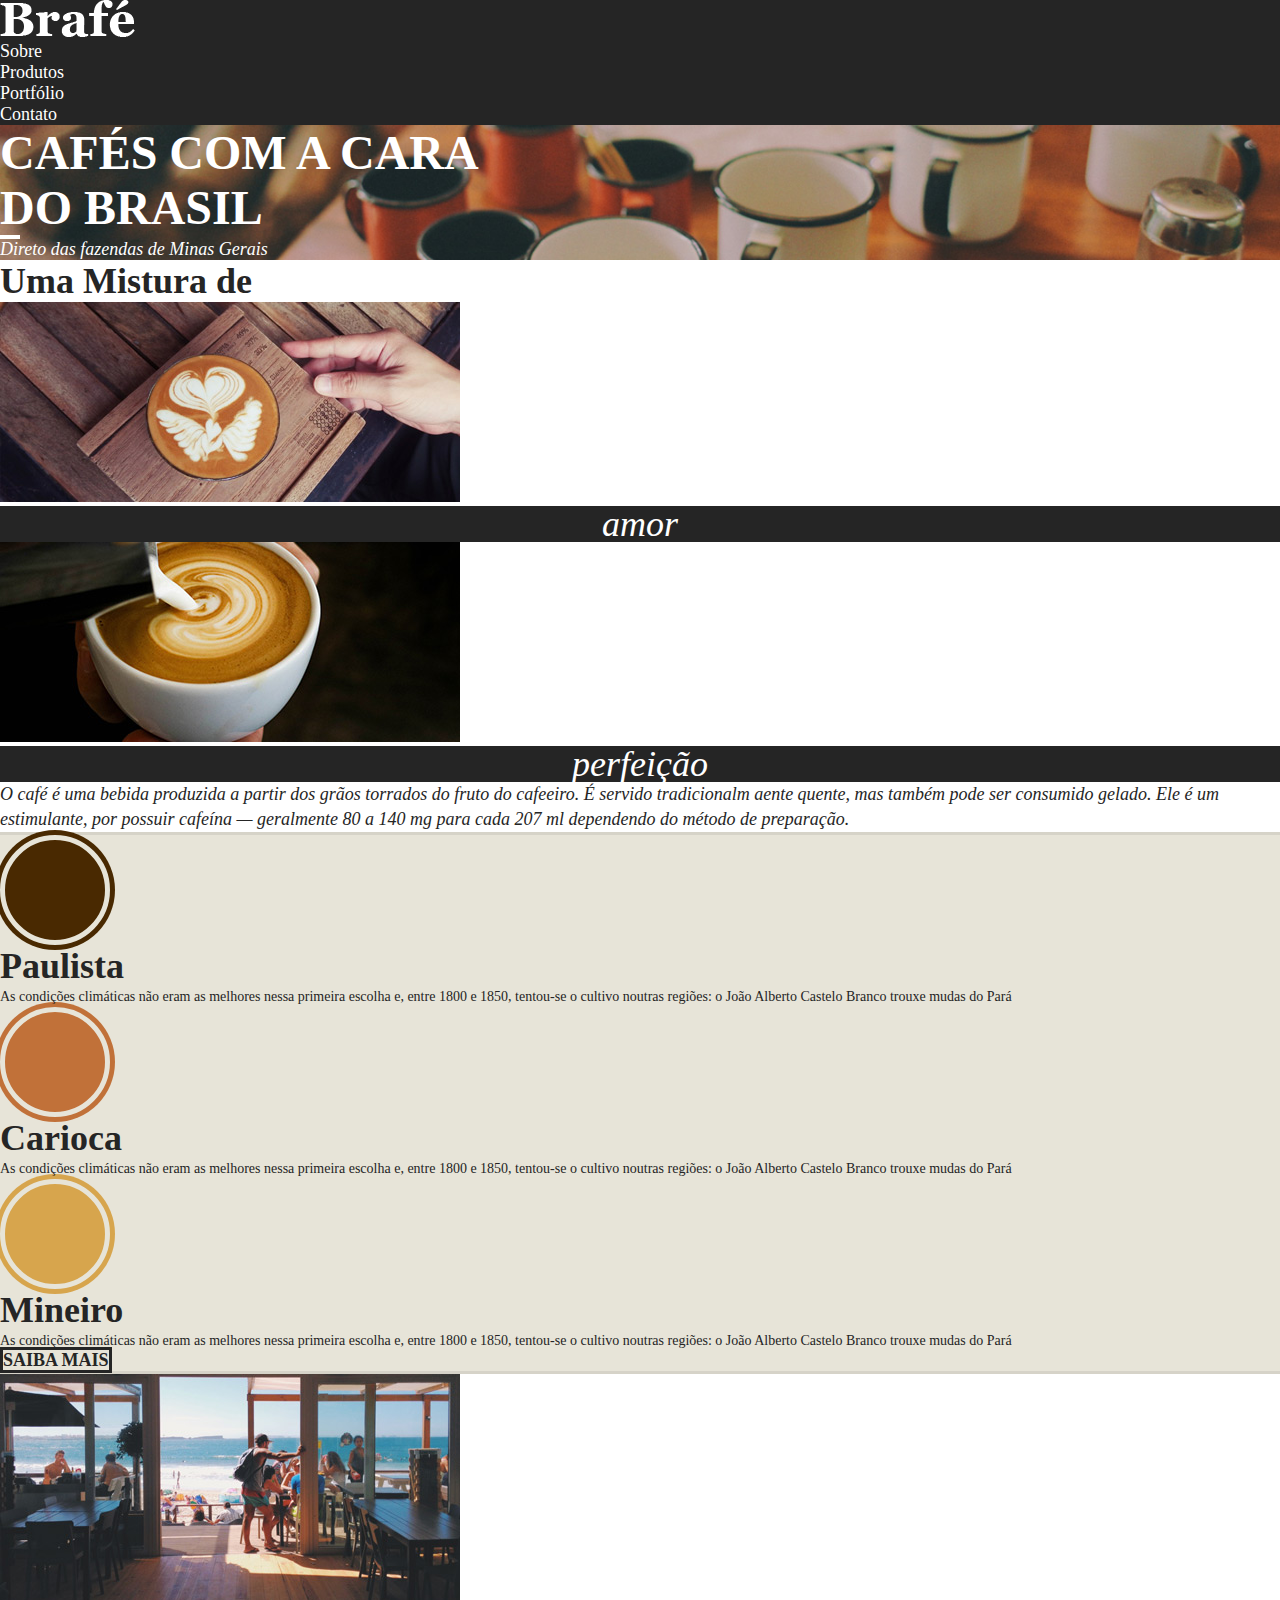
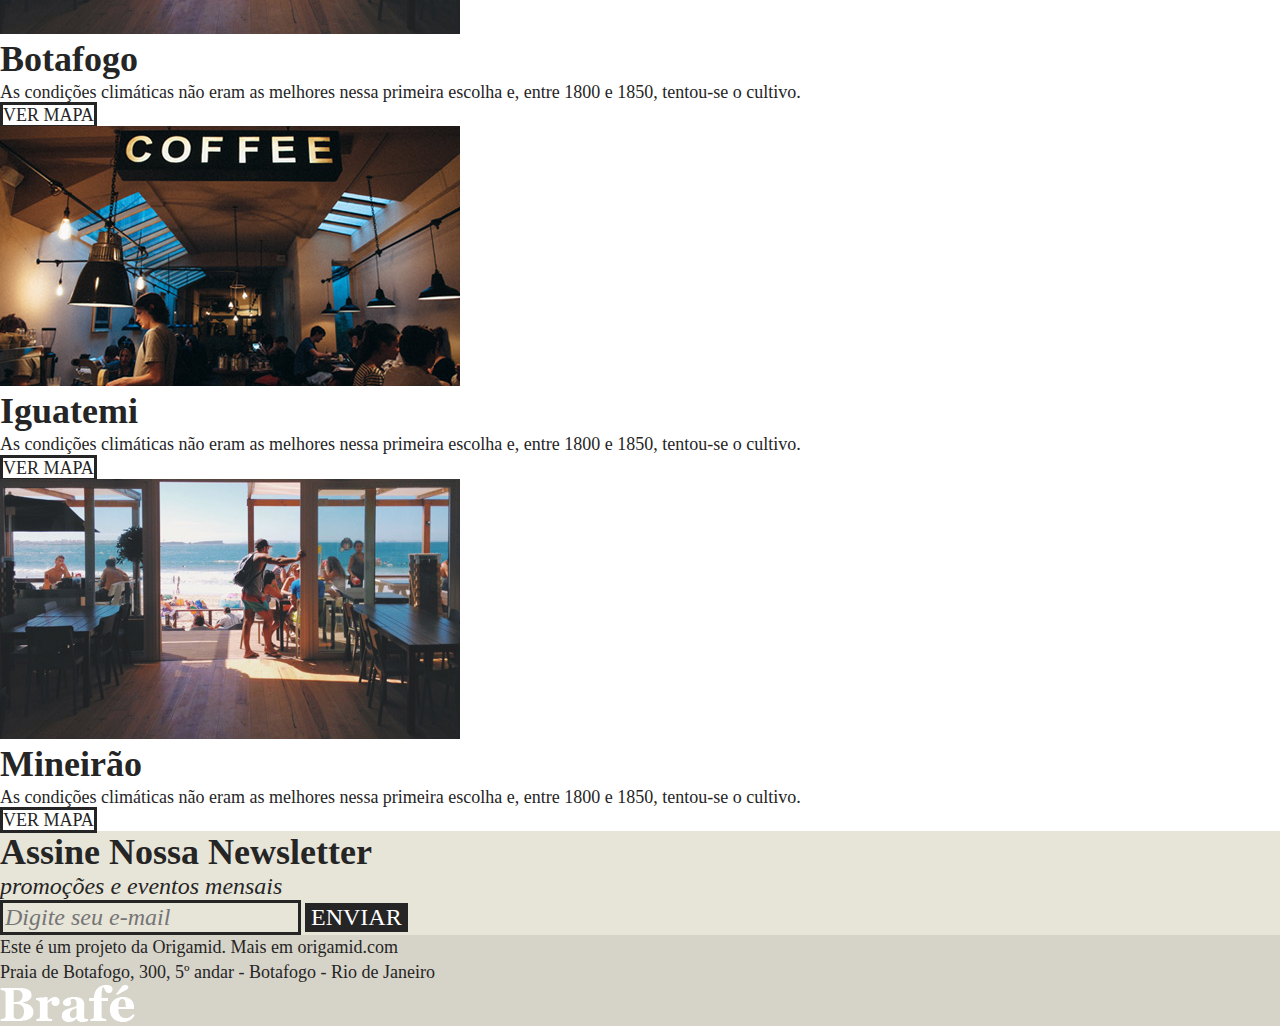
<file: brafe-1-estrutura/index.html>
<!DOCTYPE html>
<html>
<head>
	<title>Brafé 1</title>
	<meta charset="utf-8">
	<meta name="viewport" content="width=device-width, initial-scale=1, shrink-to-fit=no">
	<link rel="stylesheet" type="text/css" href="css/style.css">
</head>
<body>
	
	<header class="menu">
		<div>
			<a class="menu-logo" href="#"><img src="img/brafe.png" alt="Brafé"></a>	
			<nav class="menu-nav">
				<ul>
					<li><a href="#">Sobre</a></li>
					<li><a href="#">Produtos</a></li>
					<li><a href="#">Portfólio</a></li>
					<li><a href="#">Contato</a></li>
				</ul>
			</nav>
		</div>
	</header>
	
	<main class="intro">
		<h1>Cafés com a cara<br>do Brasil</h1>
		<p>Direto das fazendas de Minas Gerais</p>
	</main>
	
	<section class="sobre">
		<h2>Uma Mistura de</h2>
		<div>
			<div class="sobre-item">
				<img src="img/cafe-1.jpg">
				<h3>amor</h3>
			</div>
			<div class="sobre-item">
				<img src="img/cafe-2.jpg">
				<h3>perfeição</h3>
			</div>
		</div>
		<p>O café é uma bebida produzida a partir dos grãos torrados do fruto do cafeeiro. É servido tradicionalm
aente quente, mas também pode ser consumido gelado. Ele é um estimulante, por possuir cafeína — geralmente 80 a 140 mg para cada 207 ml dependendo do método de preparação.</p>
	</section>
	
	<section class="produtos">
		<div>
			<div class="produtos-item">
				<h2 class="produtos-paulista">Paulista</h2>
				<p>As condições climáticas não eram as melhores nessa primeira escolha e, entre 1800 e 1850, tentou-se o cultivo noutras regiões: o João Alberto Castelo Branco trouxe mudas do Pará</p>
			</div>
			<div class="produtos-item">
				<h2 class="produtos-carioca">Carioca</h2>
				<p>As condições climáticas não eram as melhores nessa primeira escolha e, entre 1800 e 1850, tentou-se o cultivo noutras regiões: o João Alberto Castelo Branco trouxe mudas do Pará</p>
			</div>
			<div class="produtos-item">
				<h2 class="produtos-mineiro">Mineiro</h2>
				<p>As condições climáticas não eram as melhores nessa primeira escolha e, entre 1800 e 1850, tentou-se o cultivo noutras regiões: o João Alberto Castelo Branco trouxe mudas do Pará</p>
			</div>
		</div>
		<a class="produtos-btn" href="#">Saiba Mais</a>
	</section>
	
	<section class="locais">
		<div class="locais-item">
			<img src="img/botafogo.jpg" alt="Brafé unidade Botafogo">
			<div>
				<h2>Botafogo</h2>
				<p>As condições climáticas não eram as melhores nessa primeira escolha e, entre 1800 e 1850, tentou-se o cultivo.</p>
				<a href="#">Ver Mapa</a>
			</div>
		</div>
		
		<div class="locais-item">
			<img src="img/iguatemi.jpg" alt="Brafé unidade Iguatemi">
			<div>
				<h2>Iguatemi</h2>
				<p>As condições climáticas não eram as melhores nessa primeira escolha e, entre 1800 e 1850, tentou-se o cultivo.</p>
				<a href="#">Ver Mapa</a>
			</div>
		</div>
		
		<div class="locais-item">
			<img src="img/botafogo.jpg" alt="Brafé unidade Mineirão">
			<div>
				<h2>Mineirão</h2>
				<p>As condições climáticas não eram as melhores nessa primeira escolha e, entre 1800 e 1850, tentou-se o cultivo.</p>
				<a href="#">Ver Mapa</a>
			</div>
		</div>
	
	</section>
	
	<section class="assine">
		<div>
			<div class="assine-info">
				<h2>Assine Nossa Newsletter</h2>
				<p>promoções e eventos mensais</p>
			</div>
			<form>
				<label>E-mail</label>
				<input type="text" placeholder="Digite seu e-mail">
				<button type="submit">Enviar</button>
			</form>
		</div>
	</section>
	
	<footer class="footer">
		<div>
			<p>Este é um projeto da Origamid. Mais em origamid.com<br>Praia de Botafogo, 300, 5º andar - Botafogo - Rio de Janeiro</p>
			<img src="img/brafe.png" alt="Brafé">
		</div>
	</footer>
	
</body>
</html>
</file>
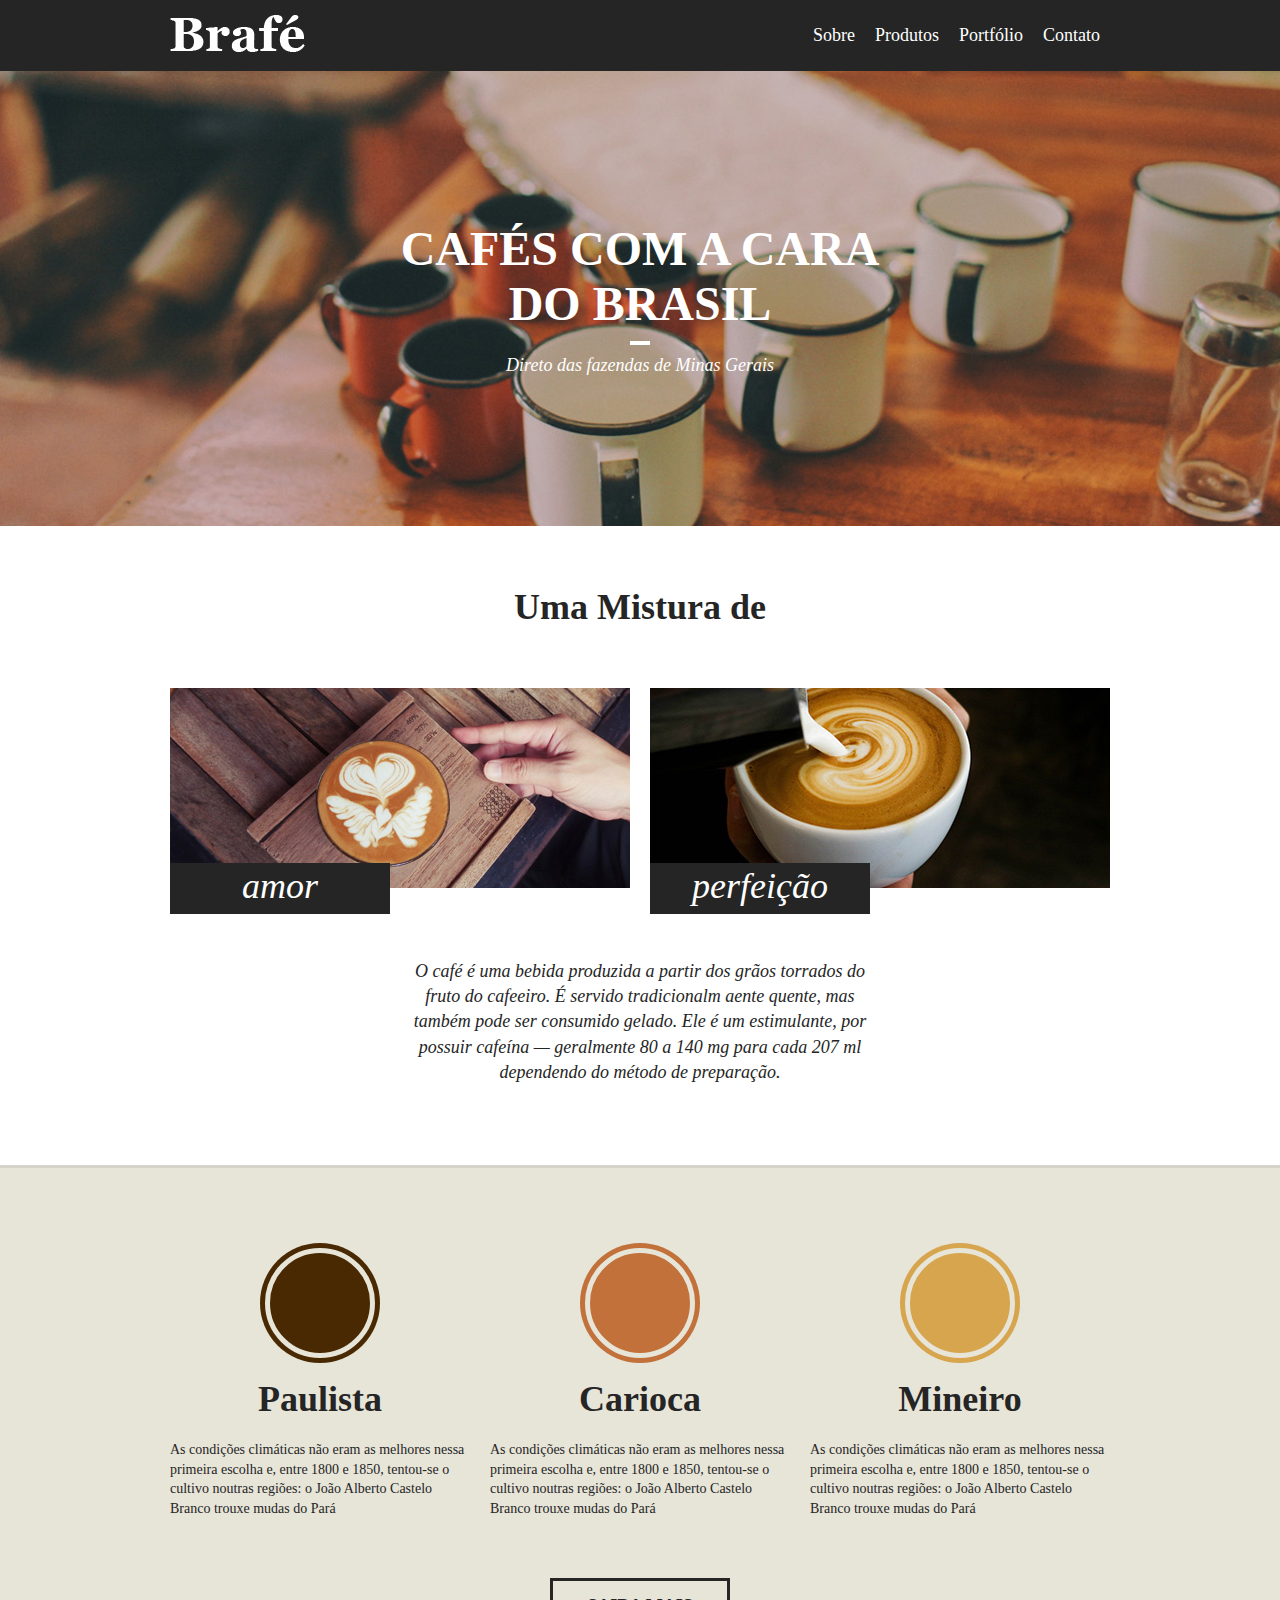
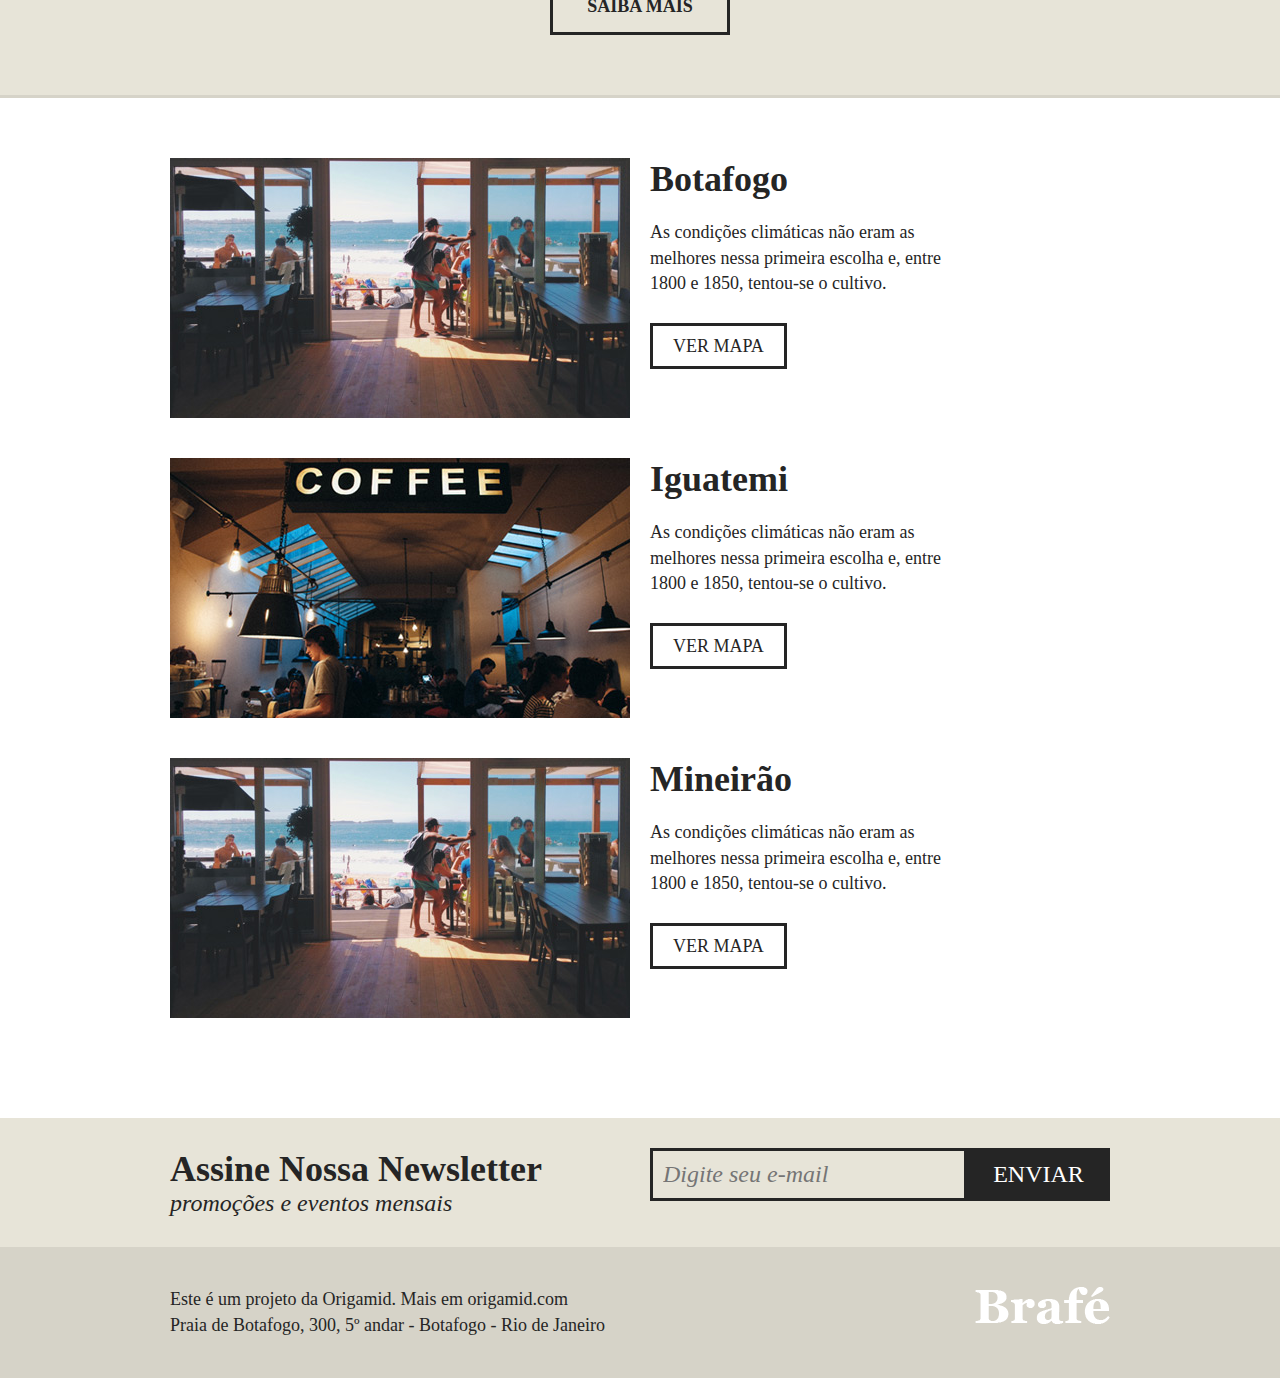
<file: brafe-1-flexbox/index.html>
<!DOCTYPE html>
<html>
<head>
	<title>Brafé 1</title>
	<meta charset="utf-8">
	<meta name="viewport" content="width=device-width, initial-scale=1, shrink-to-fit=no">
	<link rel="stylesheet" type="text/css" href="css/style.css">
</head>
<body>
	
	<header class="menu">
		<div class="container">
			<a class="menu-logo" href="#"><img src="img/brafe.png" alt="Brafé"></a>	
			<nav class="menu-nav">
				<ul>
					<li><a href="#">Sobre</a></li>
					<li><a href="#">Produtos</a></li>
					<li><a href="#">Portfólio</a></li>
					<li><a href="#">Contato</a></li>
				</ul>
			</nav>
		</div>
	</header>
	
	<main class="intro">
		<h1>Cafés com a cara<br>do Brasil</h1>
		<p>Direto das fazendas de Minas Gerais</p>
	</main>
	
	<section class="sobre">
		<h2>Uma Mistura de</h2>
		<div class="container">
			<div class="sobre-item">
				<img src="img/cafe-1.jpg">
				<h3>amor</h3>
			</div>
			<div class="sobre-item">
				<img src="img/cafe-2.jpg">
				<h3>perfeição</h3>
			</div>
		</div>
		<p>O café é uma bebida produzida a partir dos grãos torrados do fruto do cafeeiro. É servido tradicionalm
aente quente, mas também pode ser consumido gelado. Ele é um estimulante, por possuir cafeína — geralmente 80 a 140 mg para cada 207 ml dependendo do método de preparação.</p>
	</section>
	
	<section class="produtos">
		<div class="container">
			<div class="produtos-item">
				<h2 class="produtos-paulista">Paulista</h2>
				<p>As condições climáticas não eram as melhores nessa primeira escolha e, entre 1800 e 1850, tentou-se o cultivo noutras regiões: o João Alberto Castelo Branco trouxe mudas do Pará</p>
			</div>
			<div class="produtos-item">
				<h2 class="produtos-carioca">Carioca</h2>
				<p>As condições climáticas não eram as melhores nessa primeira escolha e, entre 1800 e 1850, tentou-se o cultivo noutras regiões: o João Alberto Castelo Branco trouxe mudas do Pará</p>
			</div>
			<div class="produtos-item">
				<h2 class="produtos-mineiro">Mineiro</h2>
				<p>As condições climáticas não eram as melhores nessa primeira escolha e, entre 1800 e 1850, tentou-se o cultivo noutras regiões: o João Alberto Castelo Branco trouxe mudas do Pará</p>
			</div>
		</div>
		<a class="produtos-btn" href="#">Saiba Mais</a>
	</section>
	
	<section class="locais">
		<div class="locais-item container">
			<div class="locais-img">
				<img src="img/botafogo.jpg" alt="Brafé unidade Botafogo">
			</div>
			<div class="locais-info">
				<h2>Botafogo</h2>
				<p>As condições climáticas não eram as melhores nessa primeira escolha e, entre 1800 e 1850, tentou-se o cultivo.</p>
				<a href="#">Ver Mapa</a>
			</div c>
		</div>
		
		<div class="locais-item container">
			<div class="locais-img">
				<img src="img/iguatemi.jpg" alt="Brafé unidade Iguatemi">
			</div>
			<div class="locais-info">
				<h2>Iguatemi</h2>
				<p>As condições climáticas não eram as melhores nessa primeira escolha e, entre 1800 e 1850, tentou-se o cultivo.</p>
				<a href="#">Ver Mapa</a>
			</div>
		</div>
		
		<div class="locais-item container">
			<div class="locais-img">
				<img src="img/botafogo.jpg" alt="Brafé unidade Mineirão">
			</div>
			<div class="locais-info">
				<h2>Mineirão</h2>
				<p>As condições climáticas não eram as melhores nessa primeira escolha e, entre 1800 e 1850, tentou-se o cultivo.</p>
				<a href="#">Ver Mapa</a>
			</div>
		</div>
	
	</section>
	
	<section class="assine">
		<div class="container">
			<div class="assine-info">
				<h2>Assine Nossa Newsletter</h2>
				<p>promoções e eventos mensais</p>
			</div>
			<form>
				<label>E-mail</label>
				<input type="text" placeholder="Digite seu e-mail">
				<button type="submit">Enviar</button>
			</form>
		</div>
	</section>
	
	<footer class="footer">
		<div class="container">
			<p>Este é um projeto da Origamid. Mais em origamid.com<br>Praia de Botafogo, 300, 5º andar - Botafogo - Rio de Janeiro</p>
	
			<div class="footer-img">
				<img src="img/brafe.png" alt="Brafé">
			</div>
		</div c>
	</footer>
	
</body>
</html>
</file>
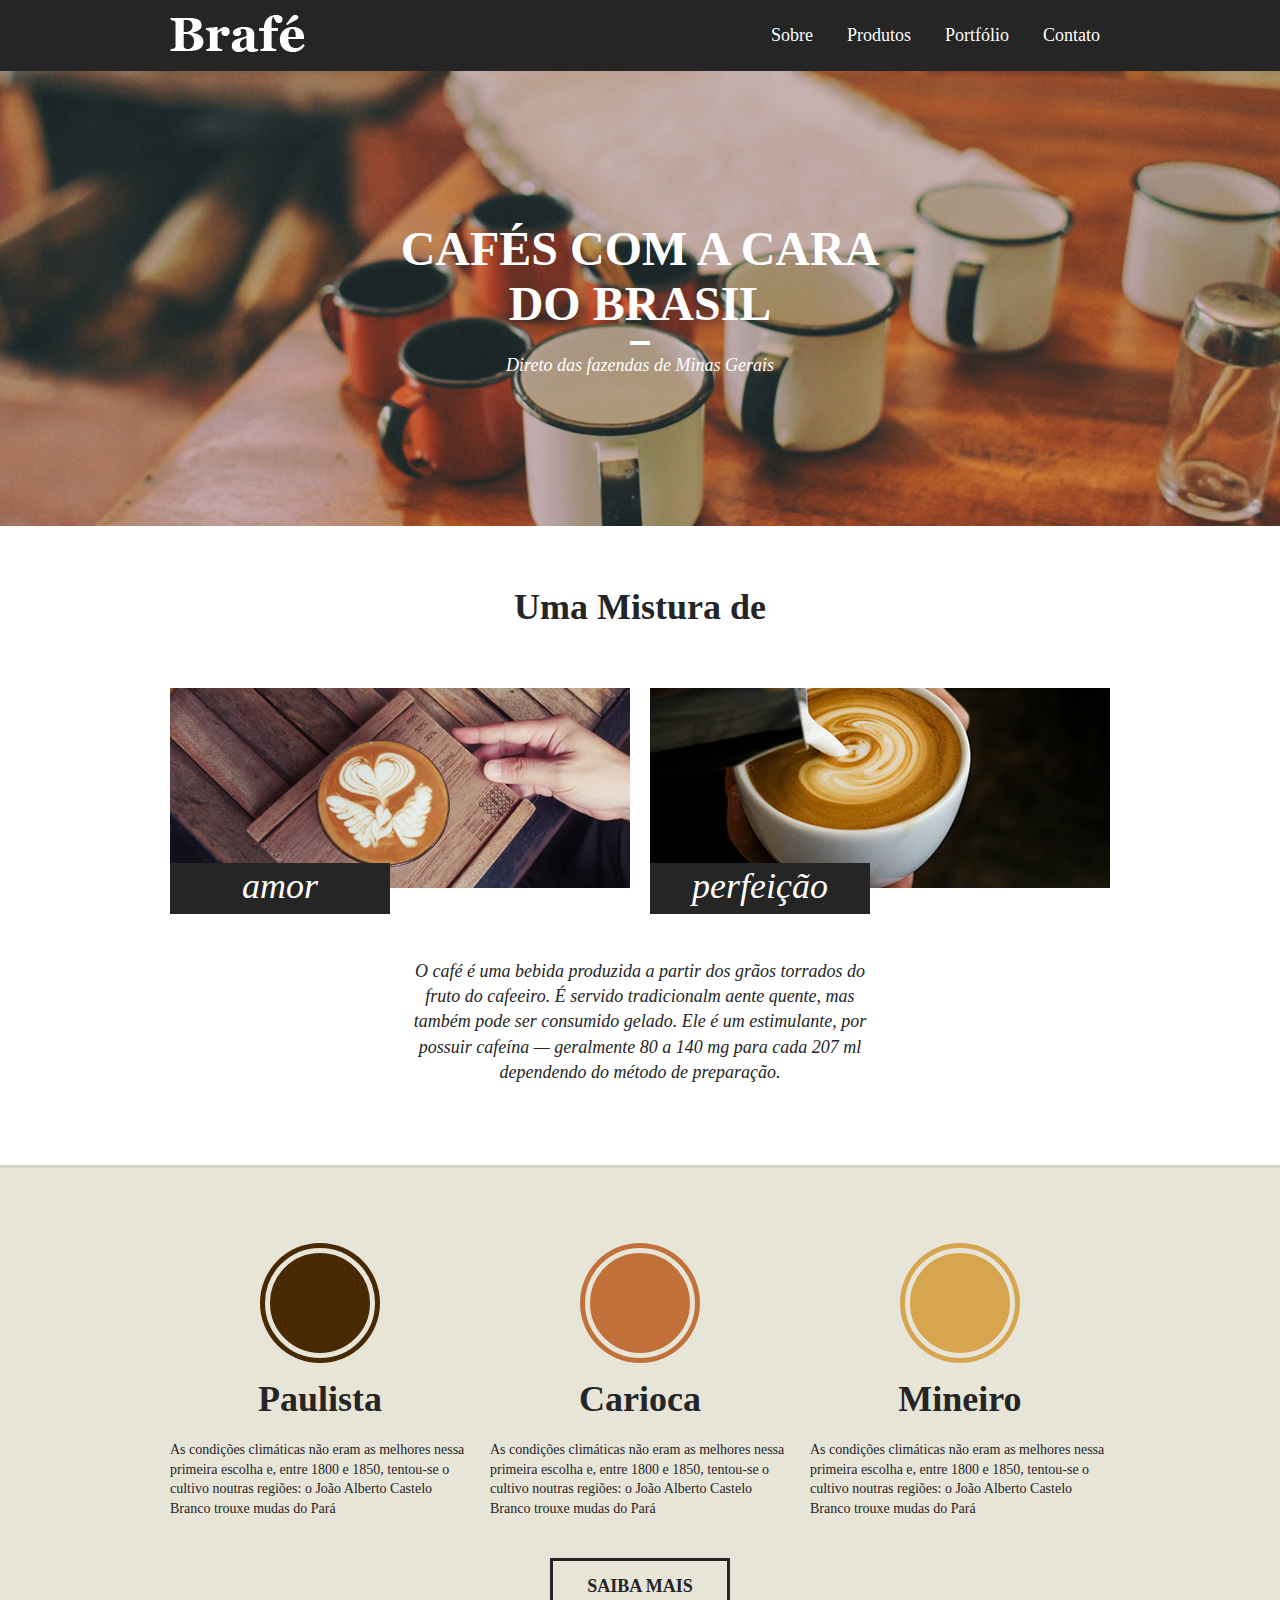
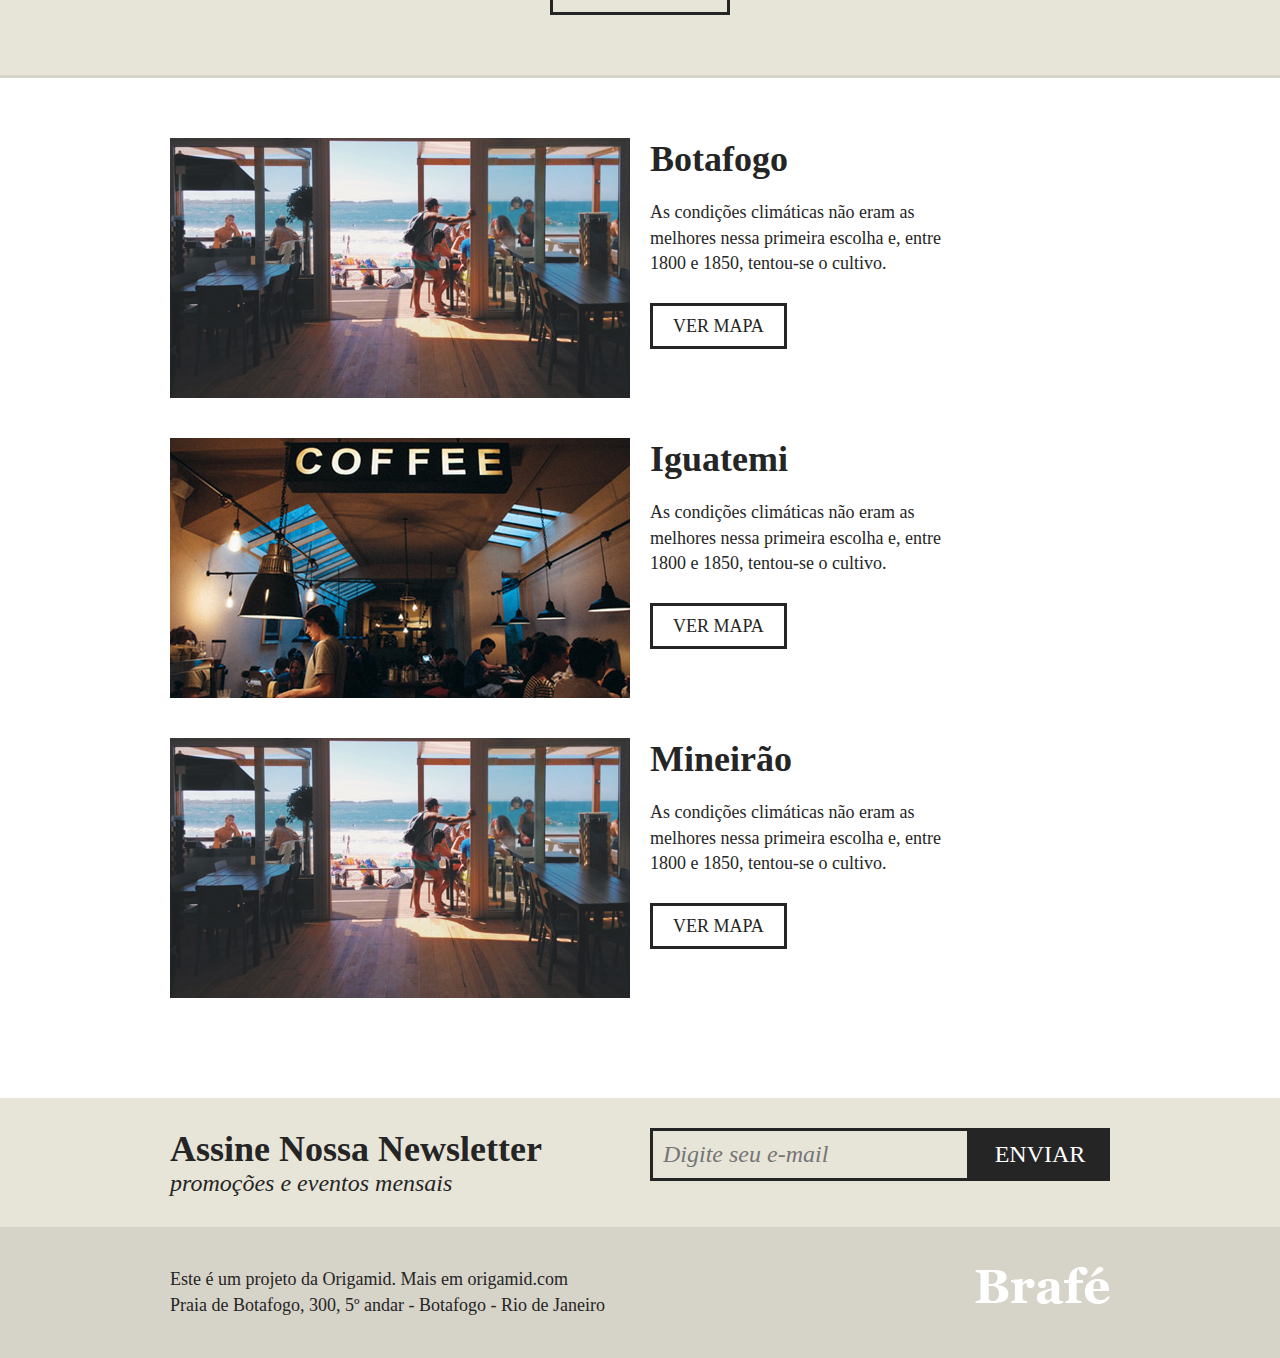
<file: brafe-1-grid/index.html>
<!DOCTYPE html>
<html>
<head>
	<title>Brafé 1</title>
	<meta charset="utf-8">
	<meta name="viewport" content="width=device-width, initial-scale=1, shrink-to-fit=no">
	<link rel="stylesheet" type="text/css" href="css/grid.css">
	<link rel="stylesheet" type="text/css" href="css/style.css">
</head>
<body>
	
	<header class="menu">
		<div class="container">
			<a class="menu-logo grid-4" href="#"><img src="img/brafe.png" alt="Brafé"></a>	
			<nav class="menu-nav grid-8">
				<ul>
					<li><a href="#">Sobre</a></li>
					<li><a href="#">Produtos</a></li>
					<li><a href="#">Portfólio</a></li>
					<li><a href="#">Contato</a></li>
				</ul>
			</nav>
		</div>
	</header>
	
	<main class="intro">
		<h1>Cafés com a cara<br>do Brasil</h1>
		<p>Direto das fazendas de Minas Gerais</p>
	</main>
	
	<section class="sobre container">
		<h2>Uma Mistura de</h2>
		<div class="container">
			<div class="sobre-item grid-6">
				<img src="img/cafe-1.jpg">
				<h3>amor</h3>
			</div>
			<div class="sobre-item grid-6">
				<img src="img/cafe-2.jpg">
				<h3>perfeição</h3>
			</div>
		</div>
		<p>O café é uma bebida produzida a partir dos grãos torrados do fruto do cafeeiro. É servido tradicionalm
aente quente, mas também pode ser consumido gelado. Ele é um estimulante, por possuir cafeína — geralmente 80 a 140 mg para cada 207 ml dependendo do método de preparação.</p>
	</section>
	
	<section class="produtos">
		<div class="container">
			<div class="produtos-item grid-4">
				<h2 class="produtos-paulista">Paulista</h2>
				<p>As condições climáticas não eram as melhores nessa primeira escolha e, entre 1800 e 1850, tentou-se o cultivo noutras regiões: o João Alberto Castelo Branco trouxe mudas do Pará</p>
			</div>
			<div class="produtos-item grid-4">
				<h2 class="produtos-carioca">Carioca</h2>
				<p>As condições climáticas não eram as melhores nessa primeira escolha e, entre 1800 e 1850, tentou-se o cultivo noutras regiões: o João Alberto Castelo Branco trouxe mudas do Pará</p>
			</div>
			<div class="produtos-item grid-4">
				<h2 class="produtos-mineiro">Mineiro</h2>
				<p>As condições climáticas não eram as melhores nessa primeira escolha e, entre 1800 e 1850, tentou-se o cultivo noutras regiões: o João Alberto Castelo Branco trouxe mudas do Pará</p>
			</div>
		</div>
		<a class="produtos-btn" href="#">Saiba Mais</a>
	</section>
	
	<section class="locais">
		<div class="locais-item container">
			<div class="grid-6">
				<img src="img/botafogo.jpg" alt="Brafé unidade Botafogo">
			</div>
			<div class="grid-6">
				<h2>Botafogo</h2>
				<p>As condições climáticas não eram as melhores nessa primeira escolha e, entre 1800 e 1850, tentou-se o cultivo.</p>
				<a href="#">Ver Mapa</a>
			</div>
		</div>
		
		<div class="locais-item container">
			<div class="grid-6">
				<img src="img/iguatemi.jpg" alt="Brafé unidade Iguatemi">
			</div>
			<div class="grid-6">
				<h2>Iguatemi</h2>
				<p>As condições climáticas não eram as melhores nessa primeira escolha e, entre 1800 e 1850, tentou-se o cultivo.</p>
				<a href="#">Ver Mapa</a>
			</div>
		</div>
		
		<div class="locais-item container">
			<div class="grid-6">
				<img src="img/botafogo.jpg" alt="Brafé unidade Mineirão">
			</div>
			<div class="grid-6">
				<h2>Mineirão</h2>
				<p>As condições climáticas não eram as melhores nessa primeira escolha e, entre 1800 e 1850, tentou-se o cultivo.</p>
				<a href="#">Ver Mapa</a>
			</div>
		</div>
	</section>
	
	<section class="assine">
		<div class="container">
			<div class="assine-info grid-6">
				<h2>Assine Nossa Newsletter</h2>
				<p>promoções e eventos mensais</p>
			</div>
			<form class="grid-6">
				<label>E-mail</label>
				<input type="text" placeholder="Digite seu e-mail">
				<button type="submit">Enviar</button>
			</form>
		</div>
	</section>
	
	<footer class="footer">
		<div class="container">
			<p class="grid-8">Este é um projeto da Origamid. Mais em origamid.com<br>Praia de Botafogo, 300, 5º andar - Botafogo - Rio de Janeiro</p>
			<div class="grid-4">
				<img src="img/brafe.png" alt="Brafé">
			</div>
		</div>
	</footer>
	
</body>
</html>
</file>
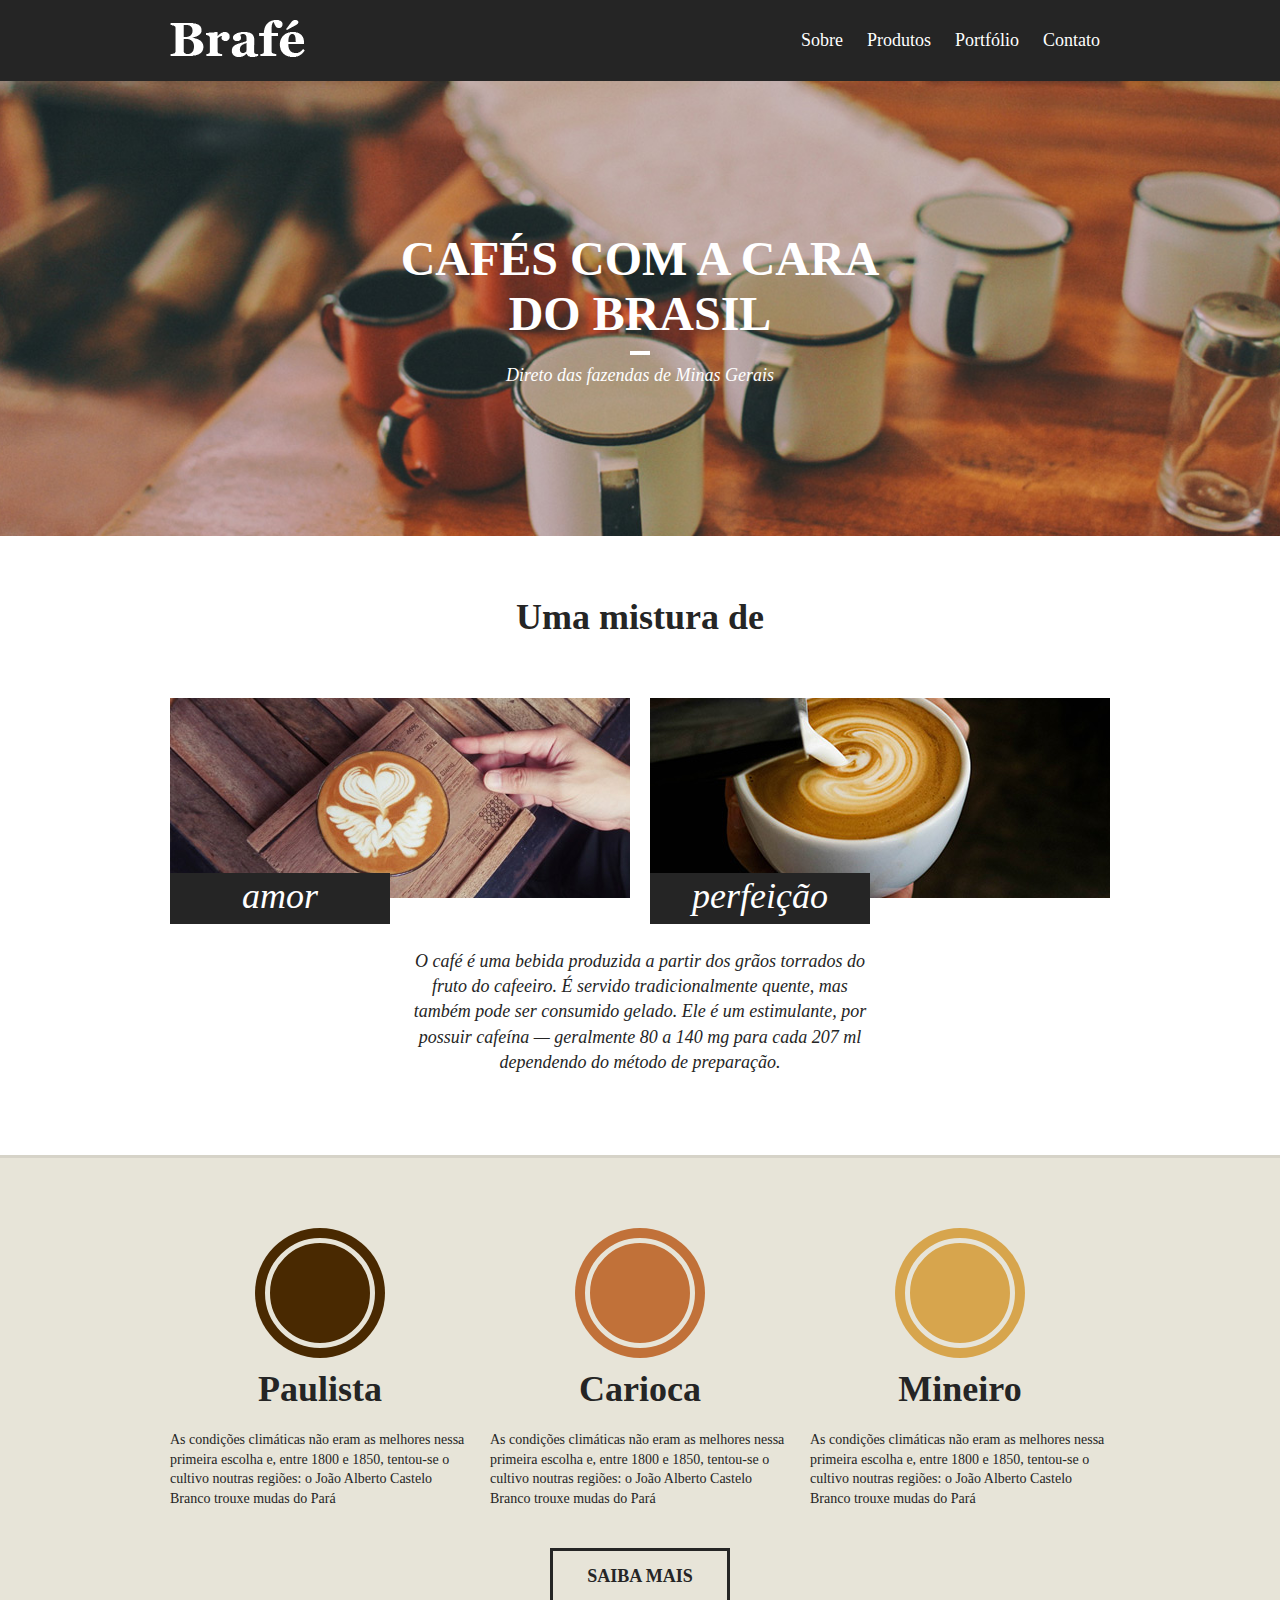
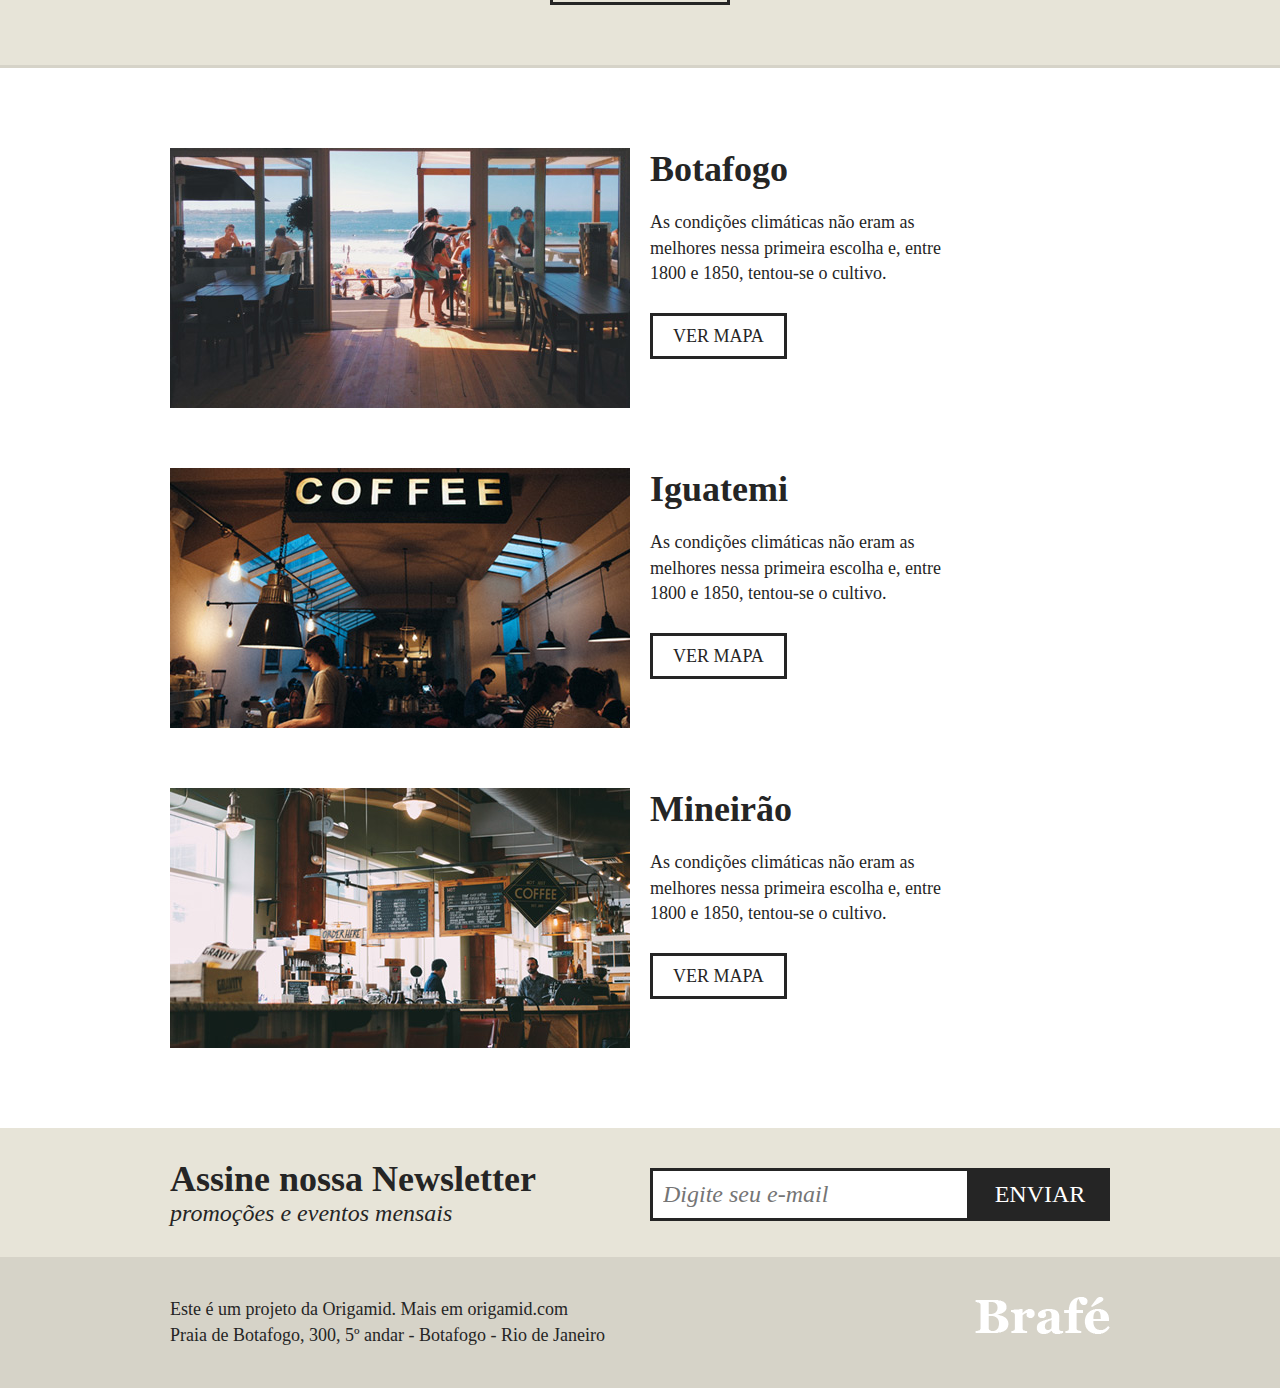
<file: brafe-1-puro/index.html>
<!DOCTYPE html>
<html lang="pt-br">
<head>
   <meta charset="UTF-8">
   <meta name="viewport" content="width=device-width, initial-scale=1.0, shrink-to-fit=no">
   <title>Brafé 1</title>
   <link rel="stylesheet" href="css/style.css" type="text/css">
</head>
<body>
   <header class="menu">
      <div class="menu-container">
         <a href="#" class="menu-logo"><img src="img/brafe.png" alt="Brafé"></a>
         <nav class="menu-nav">
            <ul>
               <li><a href="#">Sobre</a></li>
               <li><a href="#">Produtos</a></li>
               <li><a href="#">Portfólio</a></li>
               <li><a href="#">Contato</a></li>
            </ul>
         </nav>
      </div>
   </header>

   <main class="intro">
      <h1>Cafés com a cara<br> do Brasil</h1>
      <p>Direto das fazendas de Minas Gerais</p>
   </main>
   
   <section class="sobre">
      <h2>Uma mistura de</h2>
      <div class="sobre-container">
         <div class="sobre-item">
            <img src="img/cafe-1.jpg" alt="Café">
            <h3>Amor</h3>
         </div>
         <div class="sobre-item">
            <img src="img/cafe-2.jpg" alt="Café">
            <h3>Perfeição</h3>
         </div>
         <p>O café é uma bebida produzida a partir dos grãos torrados do fruto do cafeeiro. É servido tradicionalmente quente, mas também pode ser consumido gelado. Ele é um estimulante, por possuir cafeína — geralmente 80 a 140 mg para cada 207 ml dependendo do método de preparação.</p>
      </div>
   </section>

   <section class="produtos">
      <div class="produtos-container">
         <div class="produtos-item">
            <h2 class="produtos-paulista">Paulista</h2>
            <p>As condições climáticas não eram as melhores nessa primeira escolha e, entre 1800 e 1850, tentou-se o cultivo noutras regiões: o João Alberto Castelo Branco trouxe mudas do Pará</p>
         </div>
         <div class="produtos-item">
            <h2 class="produtos-carioca">Carioca</h2>
            <p>As condições climáticas não eram as melhores nessa primeira escolha e, entre 1800 e 1850, tentou-se o cultivo noutras regiões: o João Alberto Castelo Branco trouxe mudas do Pará</p>
         </div>
         <div class="produtos-item">
            <h2 class="produtos-mineiro">Mineiro</h2>
            <p>As condições climáticas não eram as melhores nessa primeira escolha e, entre 1800 e 1850, tentou-se o cultivo noutras regiões: o João Alberto Castelo Branco trouxe mudas do Pará</p>
         </div>
      </div>
      <a href="#" class="produtos-btn">Saiba mais</a>
   </section>

   <section class="locais">
      <div class="locais-item">
         <img src="img/botafogo.jpg" alt="Brafé Unidade Botafogo">
         <div>
            <h2>Botafogo</h2>
            <p>As condições climáticas não eram as melhores nessa primeira escolha e, entre 1800 e 1850, tentou-se o cultivo.</p>
            <a href="#">Ver mapa</a>
         </div>
      </div>
      <div class="locais-item">
         <img src="img/iguatemi.jpg" alt="Brafé Unidade iguatemi">
         <div>
            <h2>Iguatemi</h2>
            <p>As condições climáticas não eram as melhores nessa primeira escolha e, entre 1800 e 1850, tentou-se o cultivo.</p>
            <a href="#">Ver mapa</a>
         </div>
      </div>
      <div class="locais-item">
         <img src="img/mineirao.jpg" alt="Brafé Unidade Mineirão">
         <div>
            <h2>Mineirão</h2>
            <p>As condições climáticas não eram as melhores nessa primeira escolha e, entre 1800 e 1850, tentou-se o cultivo.</p>
            <a href="#">Ver mapa</a>
         </div>
      </div>
   </section>

   <section class="assine">
      <div class="assine-container">
         <div class="assine-info">
            <h2>Assine nossa Newsletter</h2>
            <p>Promoções e eventos mensais</p>
         </div>
         <form>
            <label for="email">E-mail</label>
            <input type="text" placeholder="Digite seu e-mail">
            <button type="submit">Enviar</button>
         </form>
      </div>
   </section>

   <footer class="footer">
      <div class="footer-container">
         <p>Este é um projeto da Origamid. Mais em origamid.com<br>Praia de Botafogo, 300, 5º andar - Botafogo - Rio de Janeiro</p>
         <img src="img/brafe.png" alt="Brafé">
      </div>
   </footer>
</body>
</html>
</file>
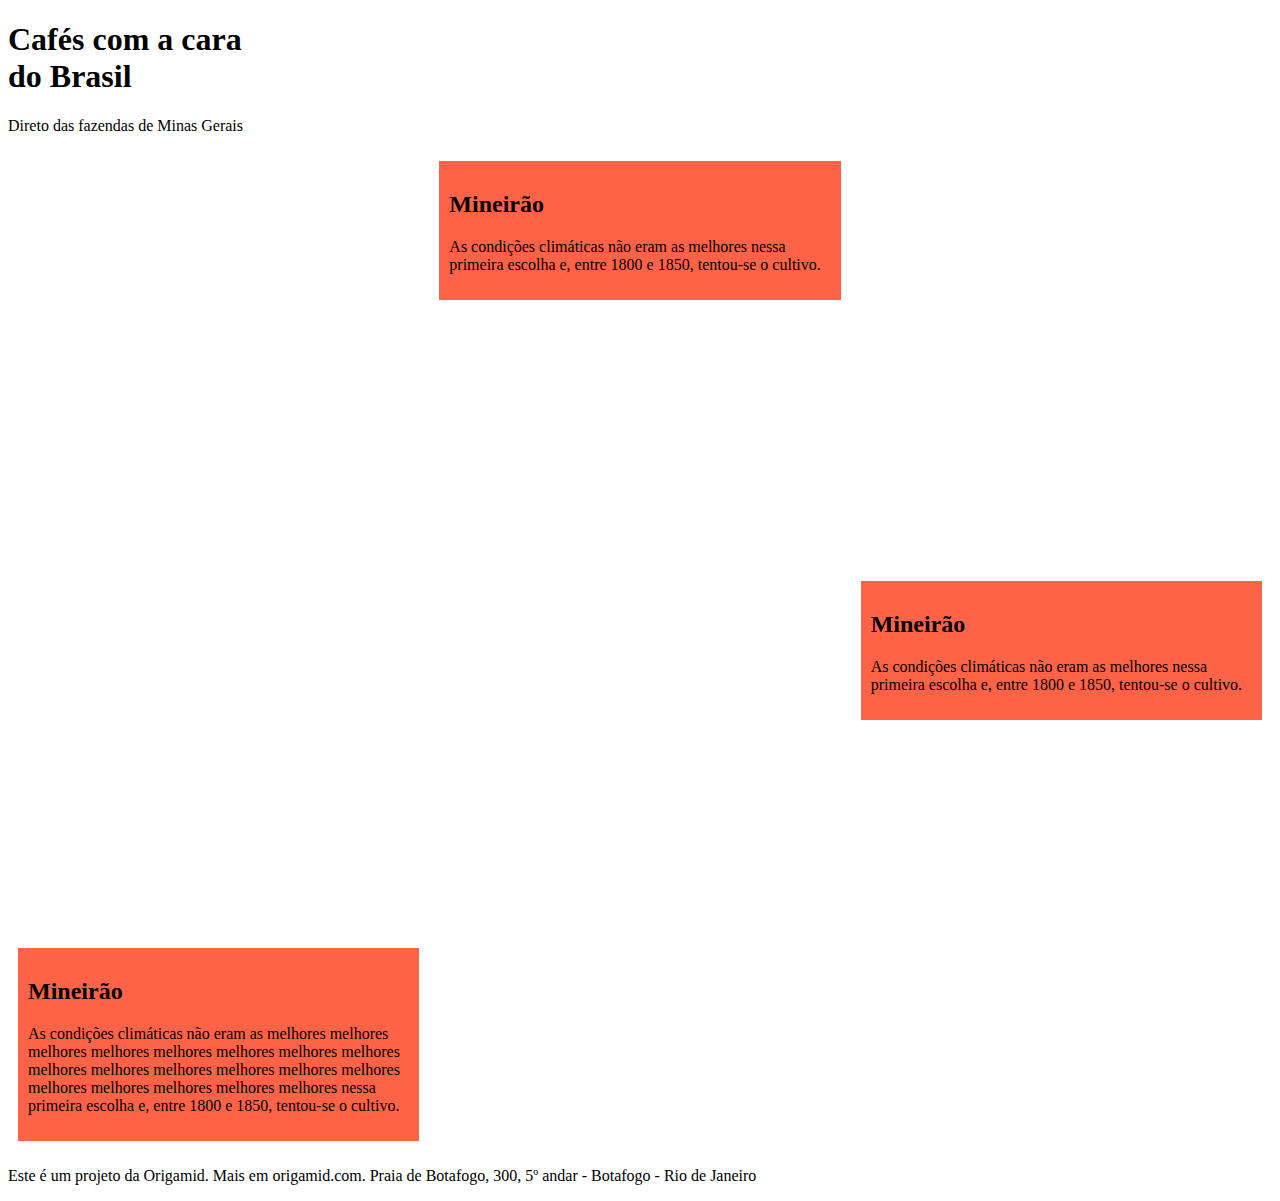
<file: brafe-1-flexbox/flexbox-introducao/index.html>
<!DOCTYPE html>
<html>
<head>
	<title>Flexbox</title>
	<meta charset="utf-8">
	<meta name="viewport" content="width=device-width, initial-scale=1, shrink-to-fit=no">
</head>
<body>
	
<style>

	section {
		display: flex;
		height: 1000px;
	}

	section > div {
		background: tomato;
		margin: 10px;
		padding: 10px;
		flex: 1;
	}

	.item-1 {
		align-self: flex-end;
	}

	.item-2 {
		align-self: flex-start;
	}

	.item-3 {
		align-self: center;
	}
</style>

	<main>
		<h1>Cafés com a cara<br>do Brasil</h1>
		<p>Direto das fazendas de Minas Gerais</p>
	</main>
	
	<section>
		<div class="item-1">
			<h2>Mineirão</h2>
			<p>As condições climáticas não eram as melhores melhores melhores melhores melhores melhores melhores melhores melhores melhores melhores melhores melhores melhores melhores melhores melhores melhores melhores nessa primeira escolha e, entre 1800 e 1850, tentou-se o cultivo.</p>
		</div>

		<div class="item-2">
			<h2>Mineirão</h2>
			<p>As condições climáticas não eram as melhores nessa primeira escolha e, entre 1800 e 1850, tentou-se o cultivo.</p>
		</div>

		<div class="item-3">
			<h2>Mineirão</h2>
			<p>As condições climáticas não eram as melhores nessa primeira escolha e, entre 1800 e 1850, tentou-se o cultivo.</p>
		</div>
	
	</section>
	
	<footer>
		<p>Este é um projeto da Origamid. Mais em origamid.com. Praia de Botafogo, 300, 5º andar - Botafogo - Rio de Janeiro</p>
	</footer>
	
</body>
</html>
</file>
<file: brafe-1-grid/css/grid.css>
.container {
	max-width: 960px;
	margin: 0 auto;
}

.container::after, .container::before {
	content: '';
	display: table;
	clear: both;
}

.grid-1, .grid-2, .grid-3, .grid-4, .grid-5, .grid-6, .grid-7, .grid-8, .grid-9, .grid-10, .grid-11, .grid-12 {
	margin-left: 10px;
	margin-right: 10px;
	float: left;
	display: block;
	min-height: 1px;
}

.grid-1 {
	width: calc(8.333% - 20px);
}
.grid-2 {
	width: calc(16.666% - 20px);
}
.grid-3 {
	width: calc(25% - 20px);
}
.grid-4 {
	width: calc(33.333% - 20px);
}
.grid-5 {
	width: calc(41.666% - 20px);
}
.grid-6 {
	width: calc(50% - 20px);
}
.grid-7 {
	width: calc(58.333% - 20px);
}
.grid-8 {
	width: calc(66.666% - 20px);
}
.grid-9 {
	width: calc(75% - 20px);
}
.grid-10 {
	width: calc(83.333% - 20px);
}
.grid-11 {
	width: calc(91.666% - 20px);
}
.grid-12 {
	width: calc(100% - 20px);
}

@media (max-width: 739px) {
	.container {
		max-width: 300px;
	}

	.grid-1, .grid-2, .grid-3, .grid-4, .grid-5, .grid-6, .grid-7, .grid-8, .grid-9, .grid-10, .grid-11, .grid-12 {
		width: 100%;
		margin-left: 0px;
		margin-right: 0px;
		float: none;
	}
}
</file>
<file: brafe-1-estrutura/css/style.css>
/* Reset */

body, h1, h2, h3, p, ul {
	padding: 0px;
	margin: 0px;
}

body {
	font-family: Georgia, serif;
	color: #252525;
}

* {
	box-sizing: border-box;
}

/* Menu */

.menu {
	background: #252525;
}

.menu-nav a {
	text-decoration: none;
	color: #fff;
	font-size: 1.125em;
}

/* Intro */

.intro {
	background: url('../img/bg-intro.jpg') no-repeat center center;
	background-size: cover;
	color: #fff;
}

.intro h1 {
	text-transform: uppercase;
	font-size: 3em;
}

.intro h1::after {
	content: '';
	display: block;
	width: 20px;
	height: 4px;
	background: #fff;
}

.intro p {
	font-style: italic;
	font-size: 1.125em;
}

/* Sobre */

.sobre h2 {
	font-size: 2.25em;
}

.sobre-item h3 {
	font-size: 2.25em;
	line-height: 1em;
	background: #252525;
	color: #fff;
	font-style: italic;
	font-weight: normal;
	text-align: center;
	position: relative;
}

.sobre > p {
	font-size: 1.125em;
	line-height: 1.4em;
	font-style: italic;
}

/* Produtos */

.produtos {
	background: #e7e4d8;
	border-top: 3px solid #d6d3c8;
	border-bottom: 3px solid #d6d3c8;
}

.produtos-item h2 {
	font-size: 2.25em;
}

.produtos-item h2::before {
	content: '';
	display: block;
	width: 100px;
	height: 100px;
	background: currentColor;
	border-radius: 50%;
	border: 5px solid #e7e4d8;
	box-shadow: 0 0 0 5px currentColor;
}

h2.produtos-paulista::before {
	color: #492901;
}

h2.produtos-carioca::before {
	color: #c17139;
}

h2.produtos-mineiro::before {
	color: #d7a54d;
}

.produtos-item p {
	font-size: 0.875em;
	line-height: 1.4em;
}

.produtos-btn {
	border: 3px solid #252525;
	color: #252525;
	text-decoration: none;
	text-align: center;
	font-size: 1.125em;
	font-weight: bold;
	text-transform: uppercase;
}

/* Locais */

.locais-item h2 {
	font-size: 2.25em;
}

.locais-item p {
	font-size: 1.125em;
	line-height: 1.4em;
}

.locais-item a {
	font-size: 1.125em;
	text-transform: uppercase;
	text-decoration: none;
	border: 3px solid;
	color: #252525;
}

/* Assine */

.assine {
	background: #e7e4d8;
}

.assine-info h2 {
	font-size: 2.25em;
}

.assine-info p {
	font-size: 1.5em;
	font-style: italic;
}

.assine form label {
	display: none;
}

.assine input {
	border: 3px solid #252525;
	background: none;
	font-size: 1.5em;
	font-style: italic;
	font-family: Georgia, serif;
}

.assine button {
	background: #252525;
	border: none;
	font-family: Georgia, serif;
	text-transform: uppercase;
	font-size: 1.5em;
	color: #fff;
	cursor: pointer;
}

/*Footer*/

.footer {
	background: #d6d3c8;
}

.footer p {
	font-size: 1.125em;
	line-height: 1.4em;
}
</file>
<file: brafe-1-flexbox/css/style.css>
/* Reset */

body, h1, h2, h3, p, ul {
	padding: 0px;
	margin: 0px;
}

body {
	font-family: Georgia, serif;
	color: #252525;
}

* {
	box-sizing: border-box;
}

.container {
	display: flex;
	max-width: 960px;
	margin: 0 auto;
}

@media (max-width: 739px) {
	.container {
		flex-direction: column;
		max-width: 300px;
	}
}

/* Menu */

.menu {
	background: #252525;
	padding: 15px 0;
}

.menu-logo {
	margin: 0 10px;
}

.menu-nav {
	flex: 1;
	margin: 0 10px;
	align-self: center;
}

.menu-nav a {
	text-decoration: none;
	color: #fff;
	font-size: 1.125em;
}

.menu-nav ul {
	float: right;
	display: flex;
	list-style: none;
}

.menu-nav ul li a {
	padding: 10px;
}

@media (max-width: 739px) {
	.menu-nav, .menu-logo {
		margin: 0px;
	}	

	.menu-nav ul li a {
		padding-left: 0px;
	}
}

/* Intro */

.intro {
	background: url('../img/bg-intro.jpg') no-repeat center center;
	background-size: cover;
	color: #fff;
	padding: 150px 0;
	text-align: center;
}

.intro h1 {
	text-transform: uppercase;
	font-size: 3em;
}

.intro h1::after {
	content: '';
	display: block;
	width: 20px;
	height: 4px;
	background: #fff;
	margin: 10px auto;
}

.intro p {
	font-style: italic;
	font-size: 1.125em;
}

@media (max-width: 739px) {
	.intro {
		padding: 60px 0;
	}
}

/* Sobre */

.sobre {
	padding: 60px 0;
}

.sobre h2 {
	font-size: 2.25em;
	text-align: center;
	margin-bottom: 60px;
}

.sobre-item {
	flex: 1;
	margin: 0 10px;
}

@media (max-width: 739px) {
	.sobre-item {
		margin-left: 0px;
		margin-right: 0px;
	}
}

.sobre-item img {
	display: block;
	max-width: 100%;
}

.sobre-item h3 {
	font-size: 2.25em;
	line-height: 1em;
	background: #252525;
	color: #fff;
	font-style: italic;
	font-weight: normal;
	text-align: center;
	position: relative;
	width: 220px;
	padding: 5px 0 10px 0;
	top: -25px;
}

.sobre > p {
	font-size: 1.125em;
	line-height: 1.4em;
	font-style: italic;
	margin: 20px auto;
	max-width: 460px;
	text-align: center;
}



/* Produtos */

.produtos {
	background: #e7e4d8;
	border-top: 3px solid #d6d3c8;
	border-bottom: 3px solid #d6d3c8;
	padding: 60px 0;
}

.produtos-item {
	margin: 0 10px 40px 10px;
	flex: 1;
}

.produtos-item h2 {
	font-size: 2.25em;
	text-align: center;
	margin-bottom: 20px;
}

.produtos-item h2::before {
	content: '';
	display: block;
	width: 100px;
	height: 100px;
	background: currentColor;
	border-radius: 50%;
	border: 5px solid #e7e4d8;
	box-shadow: 0 0 0 5px currentColor;
	margin: 20px auto;
}

h2.produtos-paulista::before {
	color: #492901;
}

h2.produtos-carioca::before {
	color: #c17139;
}

h2.produtos-mineiro::before {
	color: #d7a54d;
}

.produtos-item p {
	font-size: 0.875em;
	line-height: 1.4em;
}

.produtos-btn {
	border: 3px solid #252525;
	color: #252525;
	text-decoration: none;
	text-align: center;
	font-size: 1.125em;
	font-weight: bold;
	text-transform: uppercase;
	display: block;
	width: 180px;
	padding: 15px 0;
	margin: 20px auto 0 auto;
}

@media (max-width: 739px) {
	.produtos-item {
		margin-left: 0px;
		margin-right: 0px;
	}
}

/* Locais */

.locais {
	padding: 60px 0;
}

.locais-item {
	margin-bottom: 40px;
}

.locais-img, .locais-info {
	flex: 1;
	margin: 0 10px;
}

.locais-img img {
	display: block;
	max-width: 100%;
}

.locais-item h2 {
	font-size: 2.25em;
	margin-bottom: 20px;
}

.locais-item p {
	font-size: 1.125em;
	line-height: 1.4em;
	max-width: 320px;
	margin-bottom: 40px;
}

.locais-item a {
	font-size: 1.125em;
	text-transform: uppercase;
	text-decoration: none;
	border: 3px solid;
	color: #252525;
	padding: 10px 20px;
}

@media (max-width: 739px) {
	.locais-info, .locais-img {
		margin-left: 0px;
		margin-right: 0px;
	}
}

/* Assine */

.assine {
	background: #e7e4d8;
	padding: 30px 0;
}

.assine-info {
	flex: 1;
	margin: 0 10px;
}

@media (max-width: 739px) {
	.assine-info {
		margin: 0 0 20px 0;
	}

	.assine div form {
		margin: 0px;
	}
}

.assine-info h2 {
	font-size: 2.25em;
}

.assine-info p {
	font-size: 1.5em;
	font-style: italic;
}

.assine form {
	flex: 1;
	margin: 0 10px;
	display: flex;
	flex-wrap: wrap;
	align-content: flex-start;
}

.assine form label {
	display: none;
}

.assine input {
	flex: 1;
	align-self: flex-start;
	padding: 10px;
	border: 3px solid #252525;
	background: none;
	font-size: 1.5em;
	font-style: italic;
	font-family: Georgia, serif;
}

.assine button {
	flex: 1;
	align-self: flex-start;
	padding: 13px;
	background: #252525;
	border: none;
	font-family: Georgia, serif;
	text-transform: uppercase;
	font-size: 1.5em;
	color: #fff;
	cursor: pointer;
}

/*Footer*/

.footer {
	background: #d6d3c8;
	padding: 40px 0;
}

.footer p {
	font-size: 1.125em;
	line-height: 1.4em;
	margin: 0 10px;
	flex: 1;
}

.footer-img {
	margin: 0 10px;
}

@media (max-width: 739px) {
	.footer-img, .footer p  {
		margin: 10px 0px;
	}
}
</file>
<file: brafe-1-grid/css/style.css>
/* Reset */

body, h1, h2, h3, p, ul {
	padding: 0px;
	margin: 0px;
}

body {
	font-family: Georgia, serif;
	color: #252525;
}

* {
	box-sizing: border-box;
}

img {
	max-width: 100%;
	display: block;
}

/* Menu */

.menu {
	background: #252525;
	padding: 15px 0;
}

.menu-nav ul {
	float: right;
}

.menu-nav ul li {
	display: inline-block;
}

.menu-nav a {
	text-decoration: none;
	color: #fff;
	font-size: 1.125em;
	display: block;
	padding: 10px;
	margin-left: 10px;
}

@media (max-width: 739px) {
	.menu-nav ul {
		float: none;
	}
	.menu-nav ul li a {
		margin-left: 0;
		padding-left: 0;
		padding-right: 8px;
	}
}

/* Intro */

.intro {
	background: url('../img/bg-intro.jpg') no-repeat center center;
	background-size: cover;
	color: #fff;
	padding: 150px 0;
	text-align: center;
}

.intro h1 {
	text-transform: uppercase;
	font-size: 3em;
}

.intro h1::after {
	content: '';
	display: block;
	width: 20px;
	height: 4px;
	background: #fff;
	margin: 10px auto;
}

.intro p {
	font-style: italic;
	font-size: 1.125em;
}

@media (max-width: 739px) {
 .intro {
	 padding: 60px 0;
 }
}

/* Sobre */

.sobre {
	padding: 60px 0;
}

.sobre h2 {
	font-size: 2.25em;
	text-align: center;
	margin-bottom: 60px;
}

.sobre-item h3 {
	font-size: 2.25em;
	line-height: 1em;
	background: #252525;
	color: #fff;
	font-style: italic;
	font-weight: normal;
	text-align: center;
	position: relative;
	width: 220px;
	padding: 5px 0 10px 0;
	top: -25px;
}

.sobre > p {
	font-size: 1.125em;
	line-height: 1.4em;
	font-style: italic;
	max-width: 460px;
	margin: 20px auto;
	text-align: center;
}

/* Produtos */

.produtos {
	background: #e7e4d8;
	border-top: 3px solid #d6d3c8;
	border-bottom: 3px solid #d6d3c8;
	padding: 60px 0;
}

.produtos-item {
	margin-bottom: 40px;
}

.produtos-item h2 {
	font-size: 2.25em;
	text-align: center;
	margin-bottom: 20px;
}

.produtos-item h2::before {
	content: '';
	display: block;
	width: 100px;
	height: 100px;
	background: currentColor;
	border-radius: 50%;
	border: 5px solid #e7e4d8;
	box-shadow: 0 0 0 5px currentColor;
	margin: 20px auto;
}

h2.produtos-paulista::before {
	color: #492901;
}

h2.produtos-carioca::before {
	color: #c17139;
}

h2.produtos-mineiro::before {
	color: #d7a54d;
}

.produtos-item p {
	font-size: 0.875em;
	line-height: 1.4em;
}

.produtos-btn {
	border: 3px solid #252525;
	color: #252525;
	text-decoration: none;
	text-align: center;
	font-size: 1.125em;
	font-weight: bold;
	text-transform: uppercase;
	display: block;
	padding: 15px 0;
	width: 180px;
	margin: 0 auto;
}

/* Locais */

.locais {
	padding: 60px 0;
}

.locais-item {
	margin-bottom: 40px;
}

.locais-item h2 {
	font-size: 2.25em;
	margin-bottom: 20px;
}

.locais-item p {
	font-size: 1.125em;
	line-height: 1.4em;
	max-width: 320px;
	margin-bottom: 40px;
}

.locais-item a {
	font-size: 1.125em;
	text-transform: uppercase;
	text-decoration: none;
	border: 3px solid;
	color: #252525;
	padding: 10px 20px;
}

/* Assine */

.assine {
	background: #e7e4d8;
	padding: 30px 0;
}

.assine-info h2 {
	font-size: 2.25em;
}

.assine-info p {
	font-size: 1.5em;
	font-style: italic;
}

.assine form label {
	display: none;
}

.assine input {
	border: 3px solid #252525;
	background: none;
	font-size: 1.5em;
	font-style: italic;
	font-family: Georgia, serif;
	width: calc(100% - 140px);
	padding: 10px;
	float: left;
}

.assine button {
	background: #252525;
	border: none;
	font-family: Georgia, serif;
	text-transform: uppercase;
	font-size: 1.5em;
	color: #fff;
	cursor: pointer;
	width: 140px;
	padding: 13px 0;
}

/*Footer*/

.footer {
	background: #d6d3c8;
	padding: 40px 0;
}

.footer img {
	float: right;
}

.footer p {
	font-size: 1.125em;
	line-height: 1.4em;
}

@media (max-width: 739px) {
	.footer img {
		float: none;
		margin-top: 20px;
	}
}
</file>
<file: brafe-1-puro/css/style.css>
/* Reset */
body, 
h1, 
h2, 
h3,
p, 
ul {
   padding: 0px;
   margin: 0px;
}

body {
   font-family: Georgia, 'Times New Roman', Times, serif;
   color: #252525;
}

* {
   box-sizing: border-box;
}

/* Menu */
.menu {
   background: #252525;
   padding: 20px 0;
}

.menu-container {
   max-width: 960px;
   margin: 0 auto;
}

.menu-container::after, .menu-container::before {
   content: '';
   display: table;
   clear: both;
}

a.menu-logo {
   display: block;
   float: left;
   margin-left: 10px;
}

.menu-nav {
   float: right;
   margin-right: 10px;
}

.menu-nav li {
   display: inline-block;
}

.menu-nav a {
   display: block;
   padding: 10px;
   text-decoration: none;
   color: #fff;
   font-size: 1.125em;
}

@media only screen and (max-width: 739px) {
   .menu {
      text-align: center;
   }
   a.menu-logo {
      float: none;
      margin: 0 auto;
   }
   .menu-nav {
      float: none;
      clear: both;
   }
}

/* Intro */

.intro {
   background: url(../img/bg-intro.jpg) no-repeat center center;
   background-size: cover;
   padding: 150px 0;
   text-align: center;
   color: #fff;
}

.intro h1 {
   text-transform: uppercase;
   font-size: 3em;
}

.intro h1::after {
   content: '';
   width: 20px;
   height: 4px;
   display: block;
   background: #fff;
   margin: 10px auto; 
}

.intro p {
   font-style: italic;
   font-size: 1.125em;
}

@media only screen and (max-width: 739px) {
   .intro {
      padding: 60px 0;
   }
}

/* Sobre */

.sobre {
   padding: 60px 0;
}

.sobre-container {
   max-width: 960px;
   margin: 0 auto;
}

.sobre-container::after, .sobre-container::before {
   content: '';
   display: table;
   clear: both;
}

.sobre h2 {
   text-align: center;
   font-size: 2.25em;
   margin-bottom: 60px;
}

.sobre-item {
   width: 460px;
   float: left;
   margin: 0 10px;
}

.sobre-item img {
   display: block;
   max-width: 100%;
}

.sobre-item h3 {
   font-size: 2.25em;
   line-height: 1em;
   font-style: italic;
   font-weight: normal;
   text-align: center;
   text-transform: lowercase;
   color: #fff;
   background: #252525;
   width: 220px;
   padding: 5px 0 10px 0;
   top: -25px;
   position: relative;
}

.sobre p {
   font-size: 1.125em;
   line-height: 1.4em;
   font-style: italic;
   text-align: center;
   margin: 20px auto;
   max-width: 460px;
}

@media (min-width: 740px) and (max-width: 980px) {
   .sobre-container {
      max-width: 720px;
   }
   .sobre-item {
      width: 340px;
   }
}

@media (max-width: 739px) {
   .sobre-container {
      max-width: 300px;
   }
   .sobre-item {
      width: 300px;
      margin: 0 auto;
   }
}

/* Produtos */

.produtos {
   background: #e7e4d8;
   padding: 60px 0;
   border-top: 3px solid #d6d3c8;
   border-bottom: 3px solid #d6d3c8;
}

.produtos-container {
   max-width: 960px;
   margin: 0 auto;
}

.produtos-container::after, .produtos-container::before {
   content: '';
   display: table;
   clear: both;
}

.produtos-item {
   width: 300px;
   margin: 0 10px 20px 10px;
   float: left;
}

.produtos-item h2 {
   text-align: center;
   font-size: 2.25em;
   margin-bottom: 20px;
}

.produtos-item h2::before {
   content: '';
   display: block;
   width: 100px;
   height: 100px;
   background: currentColor;
   border-radius: 50%;
   margin: 20px auto;
   border: 5px solid #e7e4d8;
   box-shadow: 0 0 0 10px currentColor;
}

h2.produtos-paulista::before {
   color: #492901;
}

h2.produtos-carioca::before {
   color: #c17139;
}

h2.produtos-mineiro::before {
   color: #d7a54d;
}

.produtos-item p {
   font-size: 0.875em;
   line-height: 1.4em;
}

.produtos-btn {
   width: 180px;
   border: 3px solid;
   color: currentColor;
   text-decoration: none;
   text-align: center;
   text-transform: uppercase;
   display: block;
   padding: 15px 0;
   margin: 20px auto 0 auto;
   font-size: 1.125em;
   font-weight: bold;
}

@media (min-width: 740px) and (max-width: 980px) {
   .produtos-container {
      max-width: 720px;
   }
   .produtos-item {
      width: 220px;
   }
}

@media (max-width: 739px) {
   .produtos-container {
      max-width: 300px;
   }
   .produtos-item {
      margin: 0 auto 20px auto;
   }
}

/* Locais */

.locais {
   max-width: 960px;
   margin: 0 auto;
   padding: 20px 0;
}

.locais-item {
   clear: both;
   margin: 60px auto;
}

.locais-item::after, .locais::before {
   content: '';
   clear: both; 
   display: table;
}

.locais-item img {
   width: 460px;
   float: left;
   display: block;
   margin: 0 10px;
}

.locais-item div {
   width: 460px;
   float: left;
   margin: 0 10px;
}

.locais-item h2 {
   font-size: 2.25em;
   margin-bottom: 20px;
}

.locais-item p {
   font-size: 1.125em;
   line-height: 1.4em;
   max-width: 320px;
   margin-bottom: 40px;
}

.locais-item a {
   font-size: 1.125em;
   color: currentColor;
   text-decoration: none;
   text-align: center;
   text-transform: uppercase;
   border: 3px solid currentColor;
   padding: 10px 20px;
}

@media (min-width: 740px) and (max-width: 980px) {
   .locais {
      max-width: 720px;
   }
   .locais-item > div, .locais-item img {
      width: 340px;
   }
}

@media (max-width: 739px) {
   .locais {
      max-width: 300px;
   }

   .locais-item > div, .locais-item img {
      width: 300px;
      margin: 0;
   }
}

/* Newsletter */

.assine {
   background: #e7e4d8;
   padding: 30px 0;
}

.assine-container {
   max-width: 960px;
   margin: 0 auto;
}

.assine-container::after, .assine-container::before {
   content: '';
   display: table;
   clear: both;
}

.assine-info {
   width: 460px;
   margin: 0 10px;
   float: left;
}

.assine-info h2 {
   font-size: 2.25em;
}

.assine-info p {
   font-size: 1.5em;
   font-style: italic;
   text-transform: lowercase;
}

.assine form {
   width: 460px;
   margin: 10px 10px 0 10px;
   float: left;
}

.assine form label {
   display: none;
}

.assine input {
   width: 320px;
   border: 3px solid #252525;
   font-size: 1.5em;
   font-style: italic;
   font-family: Georgia, 'Times New Roman', Times, serif;
   padding: 10px;
   float: left;
}

.assine button {
   width: 140px;
   border: none;
   background: #252525;
   font-size: 1.5em; 
   font-family: Georgia, 'Times New Roman', Times, serif;
   text-transform: uppercase;
   padding: 13px;
   color: #fff;
   cursor: pointer;
}

@media (min-width: 740px) and (max-width: 980px) {
   .assine-container {
      max-width: 720px;
   }
   .assine form, .assine input, .assine-info {
      width: 340px;
   }
}

@media (max-width: 739px) {
   .assine-container {
      max-width: 300px;
   }
   .assine form, .assine input, .assine-info {
      width: 300px;
      margin: 10px 0 0 0;
   }
}

/* Footer */

.footer {
   background: #d6d3c8;
   padding: 40px 0;
}

.footer-container {
   max-width: 960px;
   margin: 0 auto;
}

.footer-container::after, .footer-container::before {
   content: '';
   display: table;
   clear: both;
}

.footer p {
   font-size: 1.125em;
   float: left;
   line-height: 1.4em;
   margin: 0 10px;
}

.footer img {
   float: right;
   margin: 0 10px;
   display: block;
}

@media (max-width: 739px) {
   .footer-container {
      max-width: 300px;
   }
   .footer p {
      float: none;
      margin: 0;
   }
   .footer img {
      float: none;
      margin: 20px 0;
   }
}
</file>
